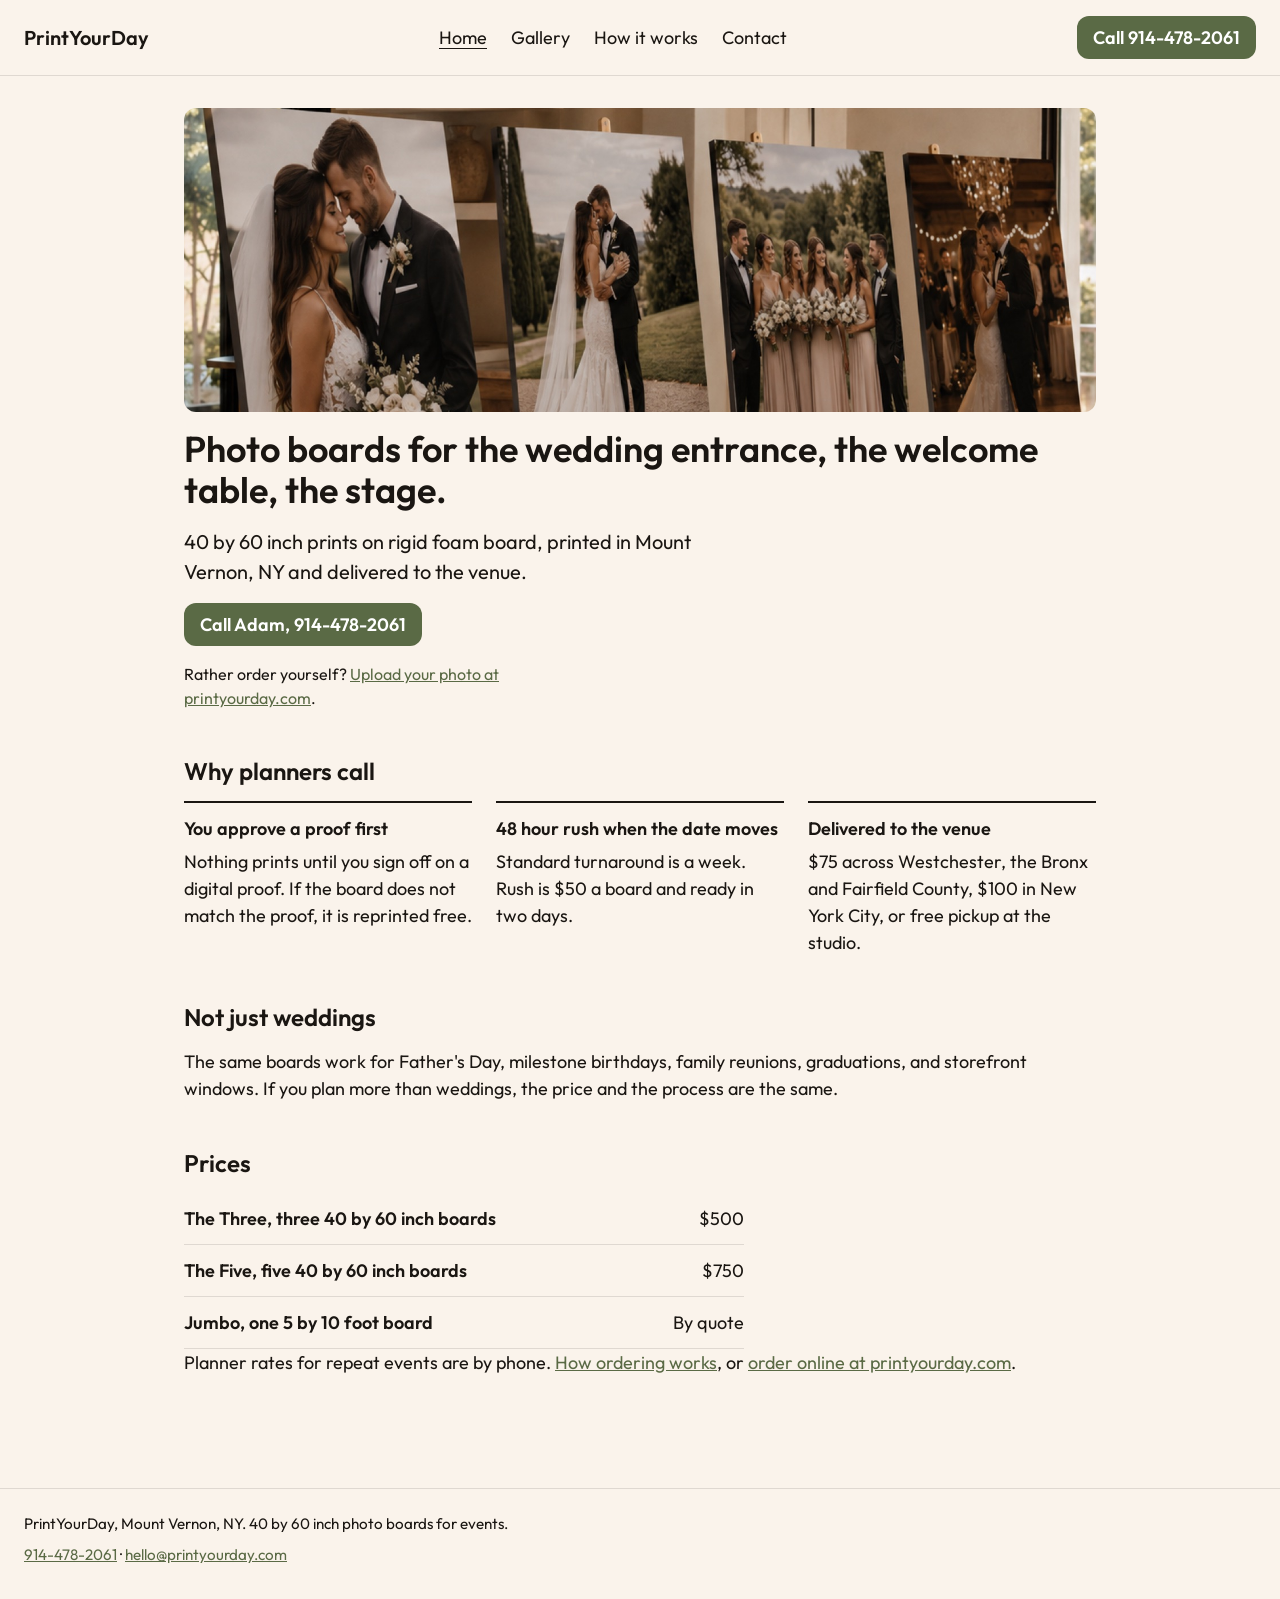
<file: index.html>
<!DOCTYPE html>
<html lang="en">
<head>
  <meta charset="utf-8">
  <meta name="viewport" content="width=device-width, initial-scale=1">
  <title>PrintYourDay for wedding planners</title>
  <meta name="description" content="40 by 60 inch photo boards for weddings, printed in Mount Vernon, NY and delivered to the venue. Call 914-478-2061.">
  <meta property="og:title" content="PrintYourDay for wedding planners">
  <meta property="og:description" content="40 by 60 inch photo boards for weddings, printed in Mount Vernon, NY and delivered to the venue. Call 914-478-2061.">
  <meta property="og:image" content="https://zayd123455.github.io/printyourday-business/images/wedding-install.jpg">
  <link rel="icon" href="favicon.svg" type="image/svg+xml">
  <link rel="preconnect" href="https://fonts.googleapis.com">
  <link rel="preconnect" href="https://fonts.gstatic.com" crossorigin>
  <link href="https://fonts.googleapis.com/css2?family=Outfit:wght@400;600&display=swap" rel="stylesheet">
  <link rel="stylesheet" href="css/styles.css">
</head>
<body>

  <header class="site-header">
    <a class="brand" href="index.html">PrintYourDay</a>
    <nav class="site-nav" aria-label="Main">
      <ul>
        <li><a href="index.html" aria-current="page">Home</a></li>
        <li><a href="gallery.html">Gallery</a></li>
        <li><a href="how-it-works.html">How it works</a></li>
        <li><a href="contact.html">Contact</a></li>
      </ul>
    </nav>
    <a class="call" href="tel:+19144782061">Call 914-478-2061</a>
  </header>

  <main>
    <section class="hero">
      <img src="images/wedding-install.jpg" alt="Four 40 by 60 inch photo boards on easels at a wedding venue in Westchester" width="1200" height="800">
      <h1>Photo boards for the wedding entrance, the welcome table, the stage.</h1>
      <p>40 by 60 inch prints on rigid foam board, printed in Mount Vernon, NY and delivered to the venue.</p>
      <a class="call" href="tel:+19144782061">Call Adam, 914-478-2061</a>
      <p class="order-online">Rather order yourself? <a href="https://printyourday.com">Upload your photo at printyourday.com</a>.</p>
    </section>

    <section aria-labelledby="why">
      <h2 id="why">Why planners call</h2>
      <ul class="reasons">
        <li>
          <h3>You approve a proof first</h3>
          <p>Nothing prints until you sign off on a digital proof. If the board does not match the proof, it is reprinted free.</p>
        </li>
        <li>
          <h3>48 hour rush when the date moves</h3>
          <p>Standard turnaround is a week. Rush is $50 a board and ready in two days.</p>
        </li>
        <li>
          <h3>Delivered to the venue</h3>
          <p>$75 across Westchester, the Bronx and Fairfield County, $100 in New York City, or free pickup at the studio.</p>
        </li>
      </ul>
    </section>

    <section aria-labelledby="more">
      <h2 id="more">Not just weddings</h2>
      <p>The same boards work for Father's Day, milestone birthdays, family reunions, graduations, and storefront windows. If you plan more than weddings, the price and the process are the same.</p>
    </section>

    <section aria-labelledby="prices">
      <h2 id="prices">Prices</h2>
      <table class="prices">
        <tr><th>The Three, three 40 by 60 inch boards</th><td>$500</td></tr>
        <tr><th>The Five, five 40 by 60 inch boards</th><td>$750</td></tr>
        <tr><th>Jumbo, one 5 by 10 foot board</th><td>By quote</td></tr>
      </table>
      <p>Planner rates for repeat events are by phone. <a href="how-it-works.html">How ordering works</a>, or <a href="https://printyourday.com">order online at printyourday.com</a>.</p>
    </section>
  </main>

  <footer class="site-footer">
    <p>PrintYourDay, Mount Vernon, NY. 40 by 60 inch photo boards for events.</p>
    <p><a href="tel:+19144782061">914-478-2061</a> &middot; <a href="mailto:hello@printyourday.com">hello@printyourday.com</a></p>
  </footer>

</body>
</html>
</file>
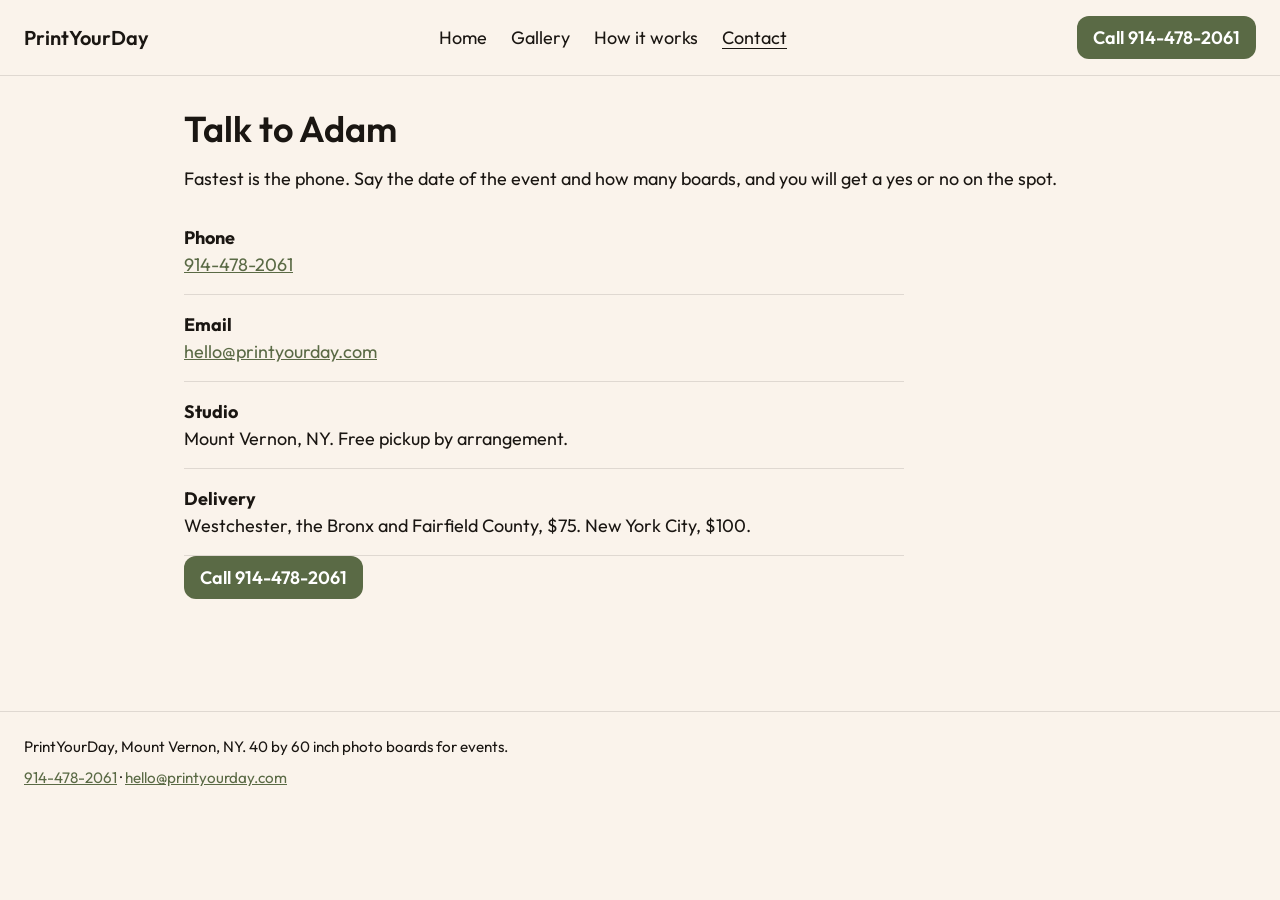
<file: contact.html>
<!DOCTYPE html>
<html lang="en">
<head>
  <meta charset="utf-8">
  <meta name="viewport" content="width=device-width, initial-scale=1">
  <title>Contact PrintYourDay</title>
  <meta name="description" content="Call 914-478-2061 or email hello@printyourday.com. Studio in Mount Vernon, NY, delivery across Westchester, the Bronx, Fairfield and NYC.">
  <meta property="og:title" content="Contact PrintYourDay">
  <meta property="og:description" content="Call 914-478-2061 or email hello@printyourday.com. Studio in Mount Vernon, NY, delivery across Westchester, the Bronx, Fairfield and NYC.">
  <meta property="og:image" content="https://zayd123455.github.io/printyourday-business/images/wedding-install.jpg">
  <link rel="icon" href="favicon.svg" type="image/svg+xml">
  <link rel="preconnect" href="https://fonts.googleapis.com">
  <link rel="preconnect" href="https://fonts.gstatic.com" crossorigin>
  <link href="https://fonts.googleapis.com/css2?family=Outfit:wght@400;600&display=swap" rel="stylesheet">
  <link rel="stylesheet" href="css/styles.css">
</head>
<body>

  <header class="site-header">
    <a class="brand" href="index.html">PrintYourDay</a>
    <nav class="site-nav" aria-label="Main">
      <ul>
        <li><a href="index.html">Home</a></li>
        <li><a href="gallery.html">Gallery</a></li>
        <li><a href="how-it-works.html">How it works</a></li>
        <li><a href="contact.html" aria-current="page">Contact</a></li>
      </ul>
    </nav>
    <a class="call" href="tel:+19144782061">Call 914-478-2061</a>
  </header>

  <main>
    <section aria-labelledby="contact">
      <h1 id="contact">Talk to Adam</h1>
      <p>Fastest is the phone. Say the date of the event and how many boards, and you will get a yes or no on the spot.</p>
      <ul class="contact-list">
        <li><strong>Phone</strong><a href="tel:+19144782061">914-478-2061</a></li>
        <li><strong>Email</strong><a href="mailto:hello@printyourday.com">hello@printyourday.com</a></li>
        <li><strong>Studio</strong>Mount Vernon, NY. Free pickup by arrangement.</li>
        <li><strong>Delivery</strong>Westchester, the Bronx and Fairfield County, $75. New York City, $100.</li>
      </ul>
      <p><a class="call" href="tel:+19144782061">Call 914-478-2061</a></p>
    </section>
  </main>

  <footer class="site-footer">
    <p>PrintYourDay, Mount Vernon, NY. 40 by 60 inch photo boards for events.</p>
    <p><a href="tel:+19144782061">914-478-2061</a> &middot; <a href="mailto:hello@printyourday.com">hello@printyourday.com</a></p>
  </footer>

</body>
</html>
</file>
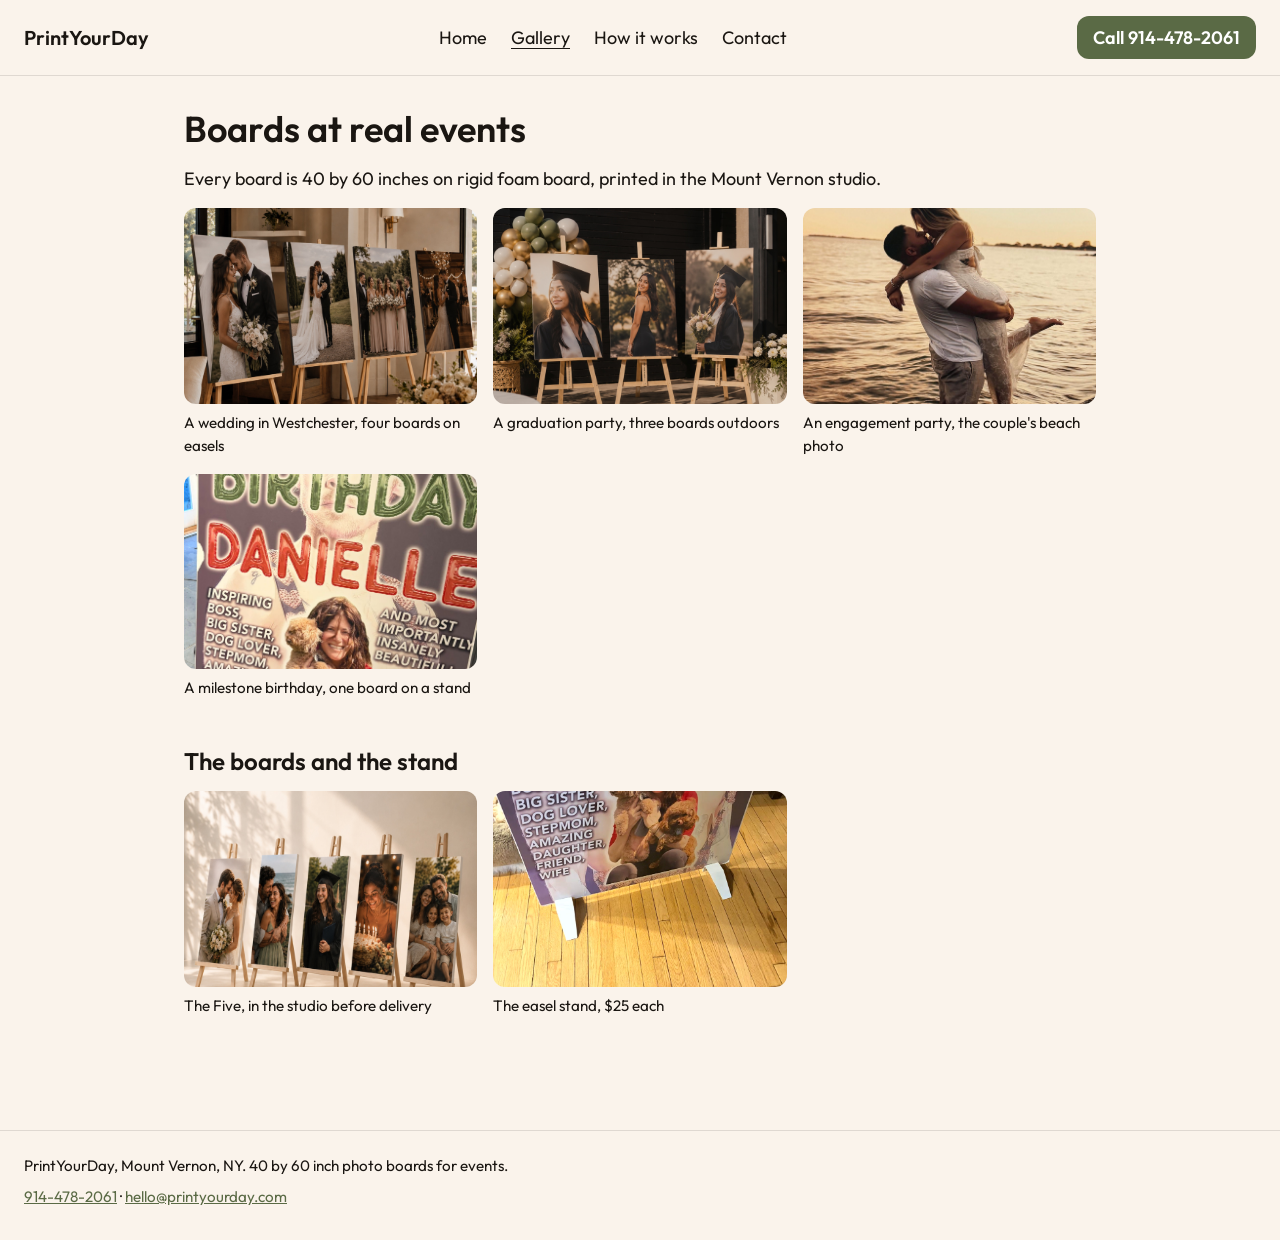
<file: gallery.html>
<!DOCTYPE html>
<html lang="en">
<head>
  <meta charset="utf-8">
  <meta name="viewport" content="width=device-width, initial-scale=1">
  <title>Gallery, PrintYourDay</title>
  <meta name="description" content="Photo boards at weddings, graduations and parties, all 40 by 60 inches.">
  <meta property="og:title" content="Gallery, PrintYourDay">
  <meta property="og:description" content="Photo boards at weddings, graduations and parties, all 40 by 60 inches.">
  <meta property="og:image" content="https://zayd123455.github.io/printyourday-business/images/wedding-install.jpg">
  <link rel="icon" href="favicon.svg" type="image/svg+xml">
  <link rel="preconnect" href="https://fonts.googleapis.com">
  <link rel="preconnect" href="https://fonts.gstatic.com" crossorigin>
  <link href="https://fonts.googleapis.com/css2?family=Outfit:wght@400;600&display=swap" rel="stylesheet">
  <link rel="stylesheet" href="css/styles.css">
</head>
<body>

  <header class="site-header">
    <a class="brand" href="index.html">PrintYourDay</a>
    <nav class="site-nav" aria-label="Main">
      <ul>
        <li><a href="index.html">Home</a></li>
        <li><a href="gallery.html" aria-current="page">Gallery</a></li>
        <li><a href="how-it-works.html">How it works</a></li>
        <li><a href="contact.html">Contact</a></li>
      </ul>
    </nav>
    <a class="call" href="tel:+19144782061">Call 914-478-2061</a>
  </header>

  <main>
    <section aria-labelledby="gallery">
      <h1 id="gallery">Boards at real events</h1>
      <p>Every board is 40 by 60 inches on rigid foam board, printed in the Mount Vernon studio.</p>
      <div class="gallery">
        <figure>
          <img src="images/wedding-install.jpg" alt="Four wedding photo boards on easels in a venue" width="1200" height="800">
          <figcaption>A wedding in Westchester, four boards on easels</figcaption>
        </figure>
        <figure>
          <img src="images/graduation-easels.jpg" alt="Three photo boards on easels at an outdoor graduation party" width="1200" height="800">
          <figcaption>A graduation party, three boards outdoors</figcaption>
        </figure>
        <figure>
          <img src="images/couple-beach-board.jpg" alt="A couple's beach photo printed on a board and displayed on an easel at a party" width="1200" height="800" loading="lazy">
          <figcaption>An engagement party, the couple's beach photo</figcaption>
        </figure>
        <figure>
          <img src="images/birthday-board.jpg" alt="A birthday photo board on a stand" width="1200" height="800" loading="lazy">
          <figcaption>A milestone birthday, one board on a stand</figcaption>
        </figure>
      </div>
    </section>

    <section aria-labelledby="product">
      <h2 id="product">The boards and the stand</h2>
      <div class="gallery">
        <figure>
          <img src="images/five-pack-studio.jpg" alt="Five photo boards on easels in the studio" width="1200" height="800" loading="lazy">
          <figcaption>The Five, in the studio before delivery</figcaption>
        </figure>
        <figure>
          <img src="images/stand-closeup.jpg" alt="Close up of the easel stand that holds a board" width="1200" height="800" loading="lazy">
          <figcaption>The easel stand, $25 each</figcaption>
        </figure>
      </div>
    </section>
  </main>

  <footer class="site-footer">
    <p>PrintYourDay, Mount Vernon, NY. 40 by 60 inch photo boards for events.</p>
    <p><a href="tel:+19144782061">914-478-2061</a> &middot; <a href="mailto:hello@printyourday.com">hello@printyourday.com</a></p>
  </footer>

</body>
</html>
</file>
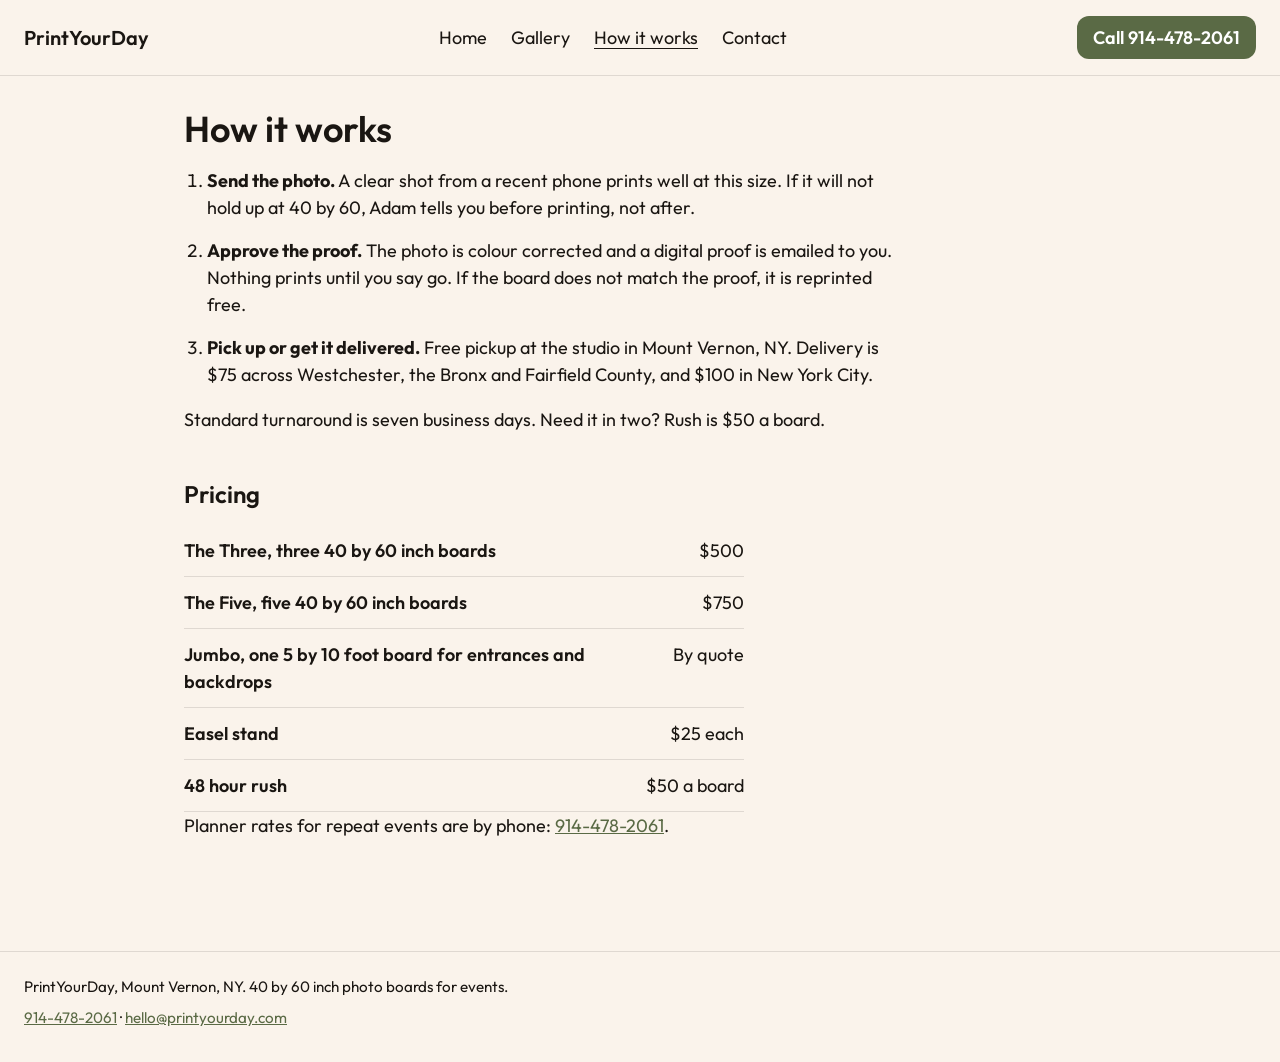
<file: how-it-works.html>
<!DOCTYPE html>
<html lang="en">
<head>
  <meta charset="utf-8">
  <meta name="viewport" content="width=device-width, initial-scale=1">
  <title>How it works and pricing, PrintYourDay</title>
  <meta name="description" content="Upload a photo, approve a proof, pick up or get it delivered. The Three , The Five , Jumbo by quote.">
  <meta property="og:title" content="How it works and pricing, PrintYourDay">
  <meta property="og:description" content="Upload a photo, approve a proof, pick up or get it delivered. The Three , The Five , Jumbo by quote.">
  <meta property="og:image" content="https://zayd123455.github.io/printyourday-business/images/wedding-install.jpg">
  <link rel="icon" href="favicon.svg" type="image/svg+xml">
  <link rel="preconnect" href="https://fonts.googleapis.com">
  <link rel="preconnect" href="https://fonts.gstatic.com" crossorigin>
  <link href="https://fonts.googleapis.com/css2?family=Outfit:wght@400;600&display=swap" rel="stylesheet">
  <link rel="stylesheet" href="css/styles.css">
</head>
<body>

  <header class="site-header">
    <a class="brand" href="index.html">PrintYourDay</a>
    <nav class="site-nav" aria-label="Main">
      <ul>
        <li><a href="index.html">Home</a></li>
        <li><a href="gallery.html">Gallery</a></li>
        <li><a href="how-it-works.html" aria-current="page">How it works</a></li>
        <li><a href="contact.html">Contact</a></li>
      </ul>
    </nav>
    <a class="call" href="tel:+19144782061">Call 914-478-2061</a>
  </header>

  <main>
    <section aria-labelledby="how">
      <h1 id="how">How it works</h1>
      <ol class="steps">
        <li><strong>Send the photo.</strong> A clear shot from a recent phone prints well at this size. If it will not hold up at 40 by 60, Adam tells you before printing, not after.</li>
        <li><strong>Approve the proof.</strong> The photo is colour corrected and a digital proof is emailed to you. Nothing prints until you say go. If the board does not match the proof, it is reprinted free.</li>
        <li><strong>Pick up or get it delivered.</strong> Free pickup at the studio in Mount Vernon, NY. Delivery is $75 across Westchester, the Bronx and Fairfield County, and $100 in New York City.</li>
      </ol>
      <p>Standard turnaround is seven business days. Need it in two? Rush is $50 a board.</p>
    </section>

    <section aria-labelledby="pricing">
      <h2 id="pricing">Pricing</h2>
      <table class="prices">
        <tr><th>The Three, three 40 by 60 inch boards</th><td>$500</td></tr>
        <tr><th>The Five, five 40 by 60 inch boards</th><td>$750</td></tr>
        <tr><th>Jumbo, one 5 by 10 foot board for entrances and backdrops</th><td>By quote</td></tr>
        <tr><th>Easel stand</th><td>$25 each</td></tr>
        <tr><th>48 hour rush</th><td>$50 a board</td></tr>
      </table>
      <p>Planner rates for repeat events are by phone: <a href="tel:+19144782061">914-478-2061</a>.</p>
    </section>
  </main>

  <footer class="site-footer">
    <p>PrintYourDay, Mount Vernon, NY. 40 by 60 inch photo boards for events.</p>
    <p><a href="tel:+19144782061">914-478-2061</a> &middot; <a href="mailto:hello@printyourday.com">hello@printyourday.com</a></p>
  </footer>

</body>
</html>
</file>
<file: css/styles.css>
/* PrintYourDay for wedding planners. One stylesheet for all four pages. */

:root {
  --bg: #faf3eb;            /* cream, the page background */
  --text: #1a1612;          /* dark ink */
  --accent: #5a6a45;        /* sage green, used for the phone button and links */
  --font-body: "Outfit", system-ui, sans-serif;
  --space: 16px;            /* every gap is a multiple of this */
  --radius: 12px;           /* one corner radius, everywhere */
}

* { box-sizing: border-box; }

body {
  margin: 0;
  background: var(--bg);
  color: var(--text);
  font-family: var(--font-body);
  font-size: 18px;
  line-height: 1.5;
}

img { max-width: 100%; height: auto; display: block; }

a { color: var(--accent); }

h1, h2, h3 { line-height: 1.15; margin: 0 0 var(--space); }
h1 { font-size: 2.25rem; font-weight: 600; }
h2 { font-size: 1.5rem; font-weight: 600; }
h3 { font-size: 1.125rem; font-weight: 600; }
p { margin: 0 0 var(--space); }

/* header and nav, the same on every page */

.site-header {
  display: flex;
  align-items: center;
  justify-content: space-between;
  flex-wrap: wrap;
  gap: var(--space);
  padding: var(--space) calc(var(--space) * 1.5);
  border-bottom: 1px solid rgba(26, 22, 18, 0.12);
}

.brand {
  color: var(--text);
  text-decoration: none;
  font-weight: 600;
  font-size: 1.25rem;
}

.site-nav ul {
  list-style: none;
  margin: 0;
  padding: 0;
  display: flex;
  flex-wrap: wrap;
  gap: var(--space) calc(var(--space) * 1.5);
}

.site-nav a { color: var(--text); text-decoration: none; }
.site-nav a:hover, .site-nav a[aria-current="page"] { text-decoration: underline; text-underline-offset: 4px; }

.call {
  display: inline-block;
  background: var(--accent);
  color: #fff;
  text-decoration: none;
  font-weight: 600;
  padding: calc(var(--space) / 2) var(--space);
  border-radius: var(--radius);
  white-space: nowrap;
}
.call:hover { background: #4a5838; }

/* page body */

main {
  max-width: 960px;
  margin: 0 auto;
  padding: calc(var(--space) * 2) calc(var(--space) * 1.5) calc(var(--space) * 4);
}

section { margin-bottom: calc(var(--space) * 3); }

.hero img {
  width: 100%;
  aspect-ratio: 3 / 1;      /* the photo is 3:2, this crops it to a wide strip */
  max-height: 320px;
  object-position: center 42%; /* keep the faces, lose the ceiling and floor */
  object-fit: cover;
  border-radius: var(--radius);
  margin-bottom: var(--space);
}
.hero p { font-size: 1.25rem; max-width: 40ch; }
.hero .order-online { font-size: 1rem; margin-top: var(--space); }

/* the three reasons, one row on a laptop, stacked on a phone */

.reasons {
  list-style: none;
  margin: 0;
  padding: 0;
  display: grid;
  grid-template-columns: repeat(auto-fit, minmax(240px, 1fr));
  gap: calc(var(--space) * 1.5);
}
.reasons li { border-top: 2px solid var(--text); padding-top: var(--space); }
.reasons h3 { margin-bottom: calc(var(--space) / 2); }
.reasons p { margin: 0; }

/* prices, one row per product */

.prices { border-collapse: collapse; width: 100%; max-width: 560px; }
.prices th, .prices td { text-align: left; padding: calc(var(--space) * 0.75) 0; border-bottom: 1px solid rgba(26, 22, 18, 0.12); vertical-align: top; }
.prices th { font-weight: 600; }
.prices td:last-child, .prices th:last-child { text-align: right; white-space: nowrap; }

/* gallery, two across on a phone, three on a laptop */

.gallery {
  display: grid;
  grid-template-columns: repeat(2, 1fr);
  gap: var(--space);
}
.gallery figure { margin: 0; }
.gallery img { aspect-ratio: 3 / 2; object-fit: cover; border-radius: var(--radius); }
.gallery figcaption { font-size: 0.95rem; margin-top: calc(var(--space) / 2); }

@media (min-width: 700px) {
  .gallery { grid-template-columns: repeat(3, 1fr); }
}

/* how it works, numbered steps */

.steps { padding-left: 1.25em; max-width: 60ch; }
.steps li { margin-bottom: var(--space); }

/* contact */

.contact-list { list-style: none; margin: 0; padding: 0; max-width: 60ch; }
.contact-list li { padding: var(--space) 0; border-bottom: 1px solid rgba(26, 22, 18, 0.12); }
.contact-list strong { display: block; }

/* footer */

.site-footer {
  border-top: 1px solid rgba(26, 22, 18, 0.12);
  padding: calc(var(--space) * 1.5);
  font-size: 0.95rem;
}
.site-footer p { margin: 0 0 calc(var(--space) / 2); }

/* phones */

@media (max-width: 600px) {
  body { font-size: 17px; }
  h1 { font-size: 1.75rem; }
  .site-header { padding: var(--space); }
  .site-nav { order: 3; width: 100%; }
  main { padding: calc(var(--space) * 1.5) var(--space) calc(var(--space) * 3); }
}
</file>
